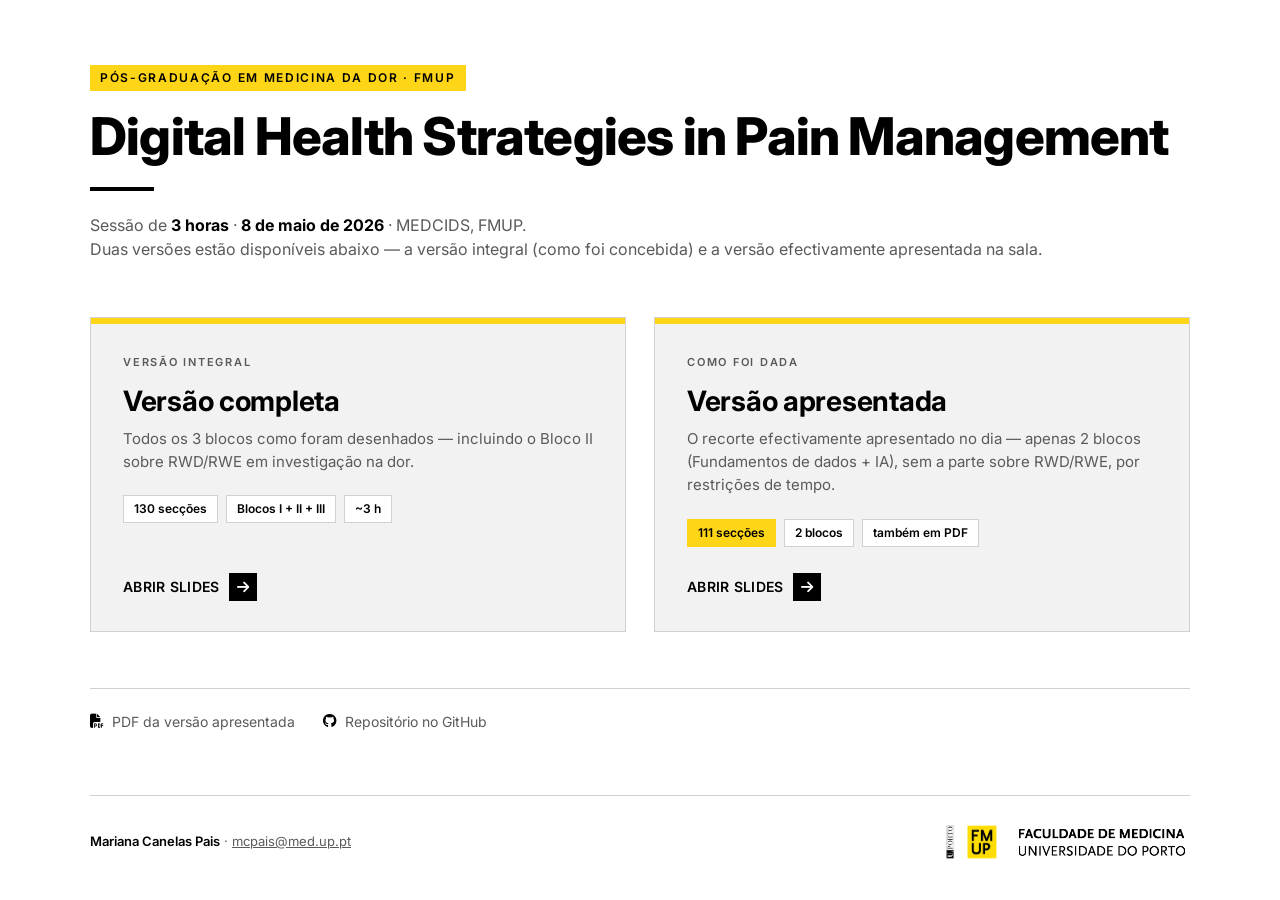
<file: index.html>
<!doctype html>
<html lang="pt">
<head>
  <meta charset="utf-8">
  <meta name="viewport" content="width=device-width, initial-scale=1.0">
  <title>Digital Health Strategies in Pain Management — escolher versão</title>
  <link rel="preconnect" href="https://fonts.googleapis.com">
  <link rel="preconnect" href="https://fonts.gstatic.com" crossorigin>
  <link rel="stylesheet" href="https://fonts.googleapis.com/css2?family=Inter:wght@400;500;600;700;800&display=swap">
  <link rel="stylesheet" href="https://cdnjs.cloudflare.com/ajax/libs/font-awesome/6.5.0/css/all.min.css">
  <style>
    :root {
      --fmup-yellow: #FED517;
      --fmup-grey-bg: #F2F2F2;
      --fmup-grey-line: #D1D1D1;
      --fmup-grey-text: #5A5A5A;
      --fmup-black: #000000;
      --fmup-white: #FFFFFF;
      --fmup-ease: cubic-bezier(0.4, 0, 0.2, 1);
    }

    * { box-sizing: border-box; }

    html, body {
      margin: 0;
      padding: 0;
      background: var(--fmup-white);
      color: var(--fmup-black);
      font-family: 'Inter', 'Calibri', 'Segoe UI', system-ui, sans-serif;
      font-size: 16px;
      line-height: 1.5;
      -webkit-font-smoothing: antialiased;
    }

    a { color: inherit; }

    .page {
      max-width: 1180px;
      margin: 0 auto;
      padding: 64px 40px 40px;
      min-height: 100vh;
      display: flex;
      flex-direction: column;
    }

    /* ─── Header ─────────────────────────── */
    header.intro {
      margin-bottom: 56px;
    }
    .eyebrow {
      display: inline-block;
      letter-spacing: 0.14em;
      text-transform: uppercase;
      font-size: 12px;
      font-weight: 600;
      color: var(--fmup-grey-text);
      margin-bottom: 18px;
      padding: 4px 10px;
      background: var(--fmup-yellow);
      color: var(--fmup-black);
    }
    h1 {
      font-size: clamp(32px, 4.4vw, 52px);
      line-height: 1.08;
      font-weight: 800;
      margin: 0 0 18px 0;
      letter-spacing: -0.015em;
    }
    .title-rule {
      width: 64px;
      height: 4px;
      background: var(--fmup-black);
      margin: 22px 0;
    }
    .meta {
      color: var(--fmup-grey-text);
      font-size: 16px;
      margin: 0;
    }
    .meta strong { color: var(--fmup-black); }

    /* ─── Cards ─────────────────────────── */
    .picker {
      display: grid;
      grid-template-columns: repeat(2, minmax(0, 1fr));
      gap: 28px;
      margin-bottom: 56px;
    }
    @media (max-width: 760px) {
      .picker { grid-template-columns: 1fr; }
    }

    .card {
      display: flex;
      flex-direction: column;
      padding: 36px 32px 30px;
      background: var(--fmup-grey-bg);
      border: 1px solid var(--fmup-grey-line);
      text-decoration: none;
      color: var(--fmup-black);
      position: relative;
      transition: transform 200ms var(--fmup-ease), border-color 200ms var(--fmup-ease), background 200ms var(--fmup-ease);
    }
    .card::before {
      content: "";
      position: absolute;
      top: 0; left: 0;
      width: 100%;
      height: 6px;
      background: var(--fmup-yellow);
      transition: height 200ms var(--fmup-ease);
    }
    .card:hover {
      background: var(--fmup-white);
      border-color: var(--fmup-black);
      transform: translateY(-3px);
    }
    .card:hover::before { height: 10px; }

    .card .tag {
      font-size: 11px;
      letter-spacing: 0.16em;
      text-transform: uppercase;
      font-weight: 600;
      color: var(--fmup-grey-text);
      margin-bottom: 14px;
    }
    .card h2 {
      font-size: 28px;
      font-weight: 700;
      margin: 0 0 10px 0;
      letter-spacing: -0.01em;
      line-height: 1.15;
    }
    .card .lede {
      font-size: 15px;
      color: var(--fmup-grey-text);
      margin: 0 0 22px 0;
      line-height: 1.55;
    }
    .card .stats {
      display: flex;
      flex-wrap: wrap;
      gap: 8px;
      margin-bottom: 26px;
    }
    .card .stat {
      font-size: 12px;
      font-weight: 600;
      padding: 4px 10px;
      background: var(--fmup-white);
      border: 1px solid var(--fmup-grey-line);
      color: var(--fmup-black);
      white-space: nowrap;
    }
    .card:hover .stat { background: var(--fmup-grey-bg); }
    .card .stat.accent { background: var(--fmup-yellow); border-color: var(--fmup-yellow); }
    .card .cta {
      margin-top: auto;
      display: flex;
      align-items: center;
      gap: 10px;
      font-size: 14px;
      font-weight: 600;
      letter-spacing: 0.02em;
      text-transform: uppercase;
    }
    .card .cta .arrow {
      width: 28px;
      height: 28px;
      display: inline-flex;
      align-items: center;
      justify-content: center;
      background: var(--fmup-black);
      color: var(--fmup-white);
      transition: transform 200ms var(--fmup-ease);
    }
    .card:hover .cta .arrow { transform: translateX(4px); }

    /* ─── Extras ─────────────────────────── */
    .extras {
      display: flex;
      flex-wrap: wrap;
      gap: 18px 28px;
      padding: 22px 0 0 0;
      border-top: 1px solid var(--fmup-grey-line);
      margin-bottom: 40px;
    }
    .extras a {
      font-size: 14px;
      color: var(--fmup-grey-text);
      text-decoration: none;
      display: inline-flex;
      align-items: center;
      gap: 8px;
      transition: color 150ms var(--fmup-ease);
    }
    .extras a:hover { color: var(--fmup-black); }
    .extras a i { color: var(--fmup-black); }

    /* ─── Footer ─────────────────────────── */
    footer.foot {
      margin-top: auto;
      padding-top: 28px;
      border-top: 1px solid var(--fmup-grey-line);
      display: flex;
      align-items: center;
      justify-content: space-between;
      flex-wrap: wrap;
      gap: 18px;
    }
    footer.foot .who {
      font-size: 13px;
      color: var(--fmup-grey-text);
    }
    footer.foot .who strong { color: var(--fmup-black); font-weight: 600; }
    footer.foot .logos {
      display: flex;
      align-items: center;
      gap: 16px;
    }
    footer.foot .logos img {
      height: 36px;
      width: auto;
      object-fit: contain;
    }
  </style>
</head>
<body>
  <main class="page">

    <header class="intro">
      <span class="eyebrow">Pós-Graduação em Medicina da Dor · FMUP</span>
      <h1>Digital Health Strategies in Pain Management</h1>
      <div class="title-rule"></div>
      <p class="meta">
        Sessão de <strong>3 horas</strong> · <strong>8 de maio de 2026</strong> · MEDCIDS, FMUP.<br>
        Duas versões estão disponíveis abaixo — a versão integral (como foi concebida) e a versão efectivamente apresentada na sala.
      </p>
    </header>

    <section class="picker" aria-label="Escolher versão dos slides">

      <a class="card" href="full.html" aria-label="Ver a versão completa dos slides">
        <span class="tag">Versão integral</span>
        <h2>Versão completa</h2>
        <p class="lede">
          Todos os 3 blocos como foram desenhados — incluindo o Bloco II sobre RWD/RWE
          em investigação na dor.
        </p>
        <div class="stats">
          <span class="stat">130 secções</span>
          <span class="stat">Blocos I + II + III</span>
          <span class="stat">~3 h</span>
        </div>
        <span class="cta">
          Abrir slides
          <span class="arrow"><i class="fa-solid fa-arrow-right"></i></span>
        </span>
      </a>

      <a class="card" href="abridged.html" aria-label="Ver a versão apresentada dos slides">
        <span class="tag">Como foi dada</span>
        <h2>Versão apresentada</h2>
        <p class="lede">
          O recorte efectivamente apresentado no dia — apenas 2 blocos
          (Fundamentos de dados + IA), sem a parte sobre RWD/RWE, por restrições de tempo.
        </p>
        <div class="stats">
          <span class="stat accent">111 secções</span>
          <span class="stat">2 blocos</span>
          <span class="stat">também em PDF</span>
        </div>
        <span class="cta">
          Abrir slides
          <span class="arrow"><i class="fa-solid fa-arrow-right"></i></span>
        </span>
      </a>

    </section>

    <section class="extras" aria-label="Materiais adicionais">
      <a href="abridged.pdf">
        <i class="fa-solid fa-file-pdf"></i>
        PDF da versão apresentada
      </a>
      <a href="https://github.com/marianacpais/fmup-digital-health-and-ai-in-pain-medicine">
        <i class="fa-brands fa-github"></i>
        Repositório no GitHub
      </a>
    </section>

    <footer class="foot">
      <div class="who">
        <strong>Mariana Canelas Pais</strong> · <a href="mailto:mcpais@med.up.pt">mcpais@med.up.pt</a>
      </div>
      <div class="logos">
        <img src="assets/logo-fmup-uporto.png" alt="U.Porto · FMUP">
        <img src="assets/wordmark-fmup.png" alt="Faculdade de Medicina, Universidade do Porto">
      </div>
    </footer>

  </main>
</body>
</html>
</file>
